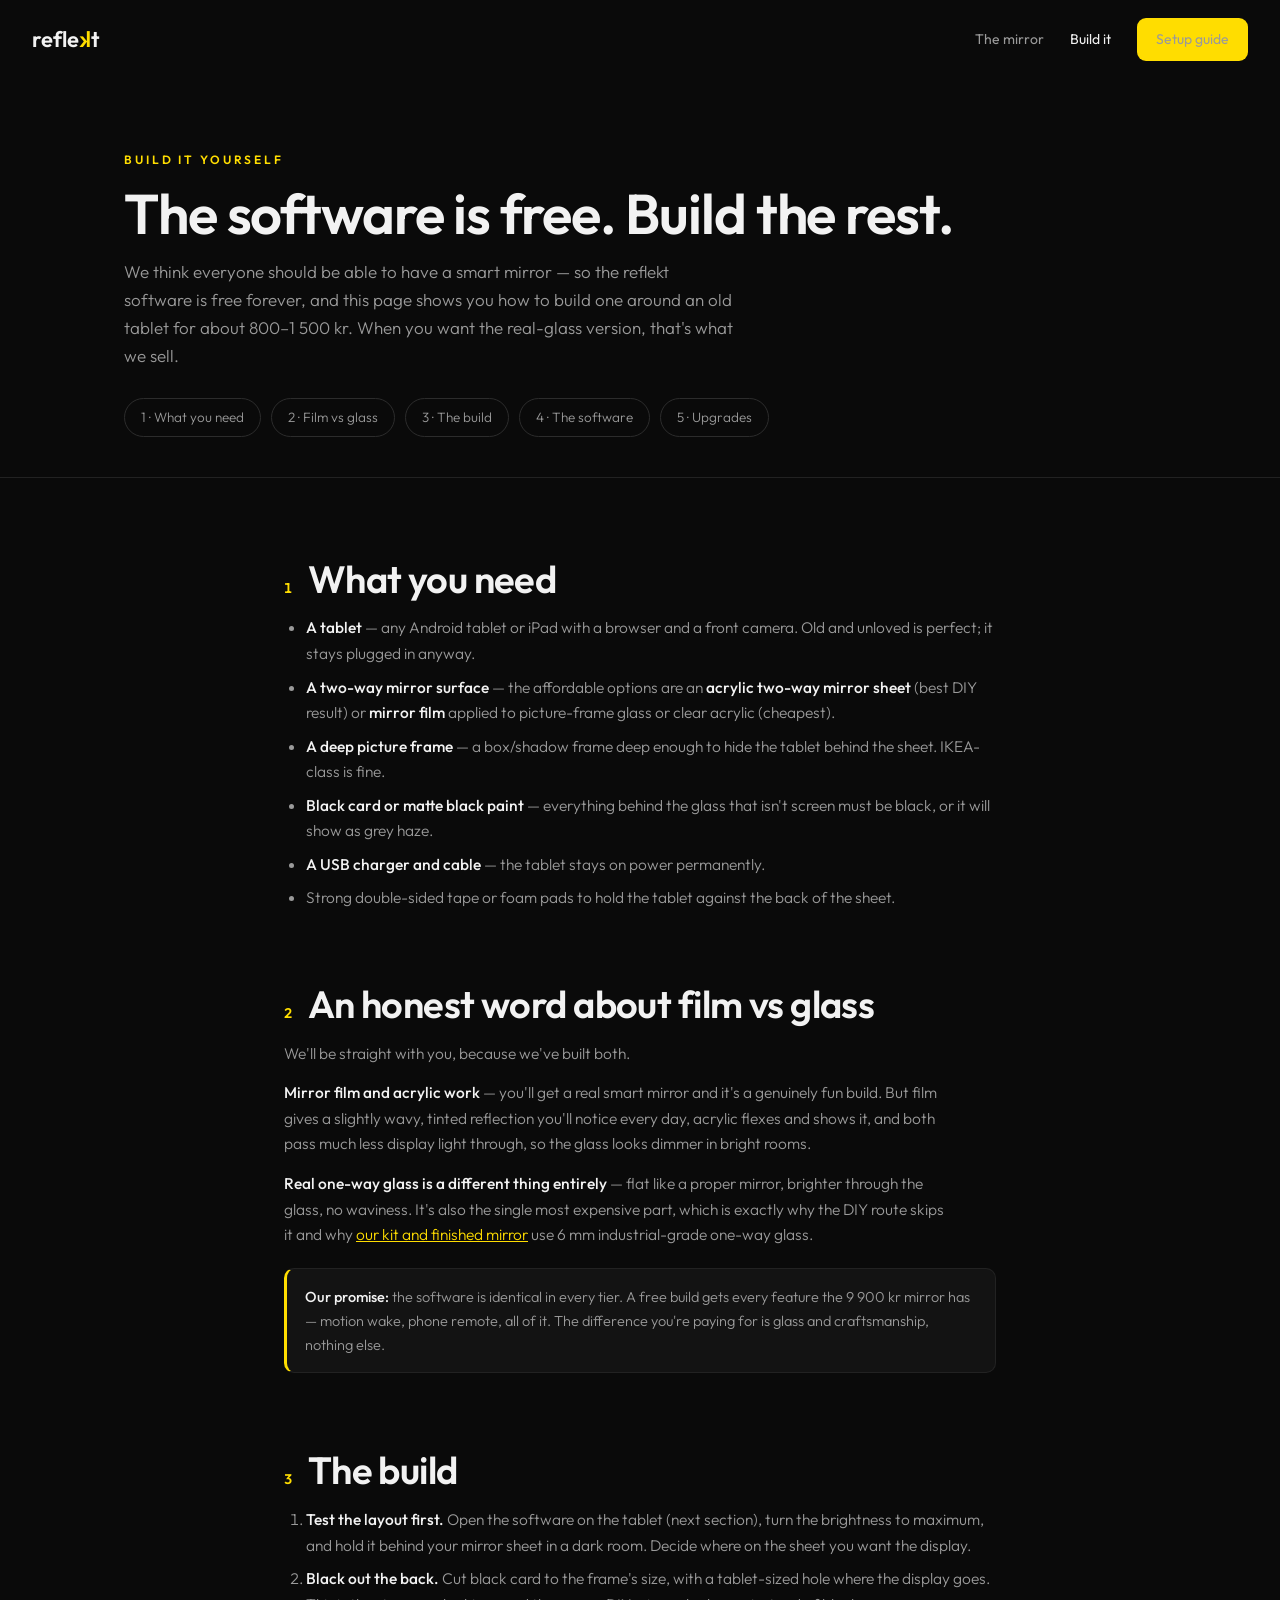
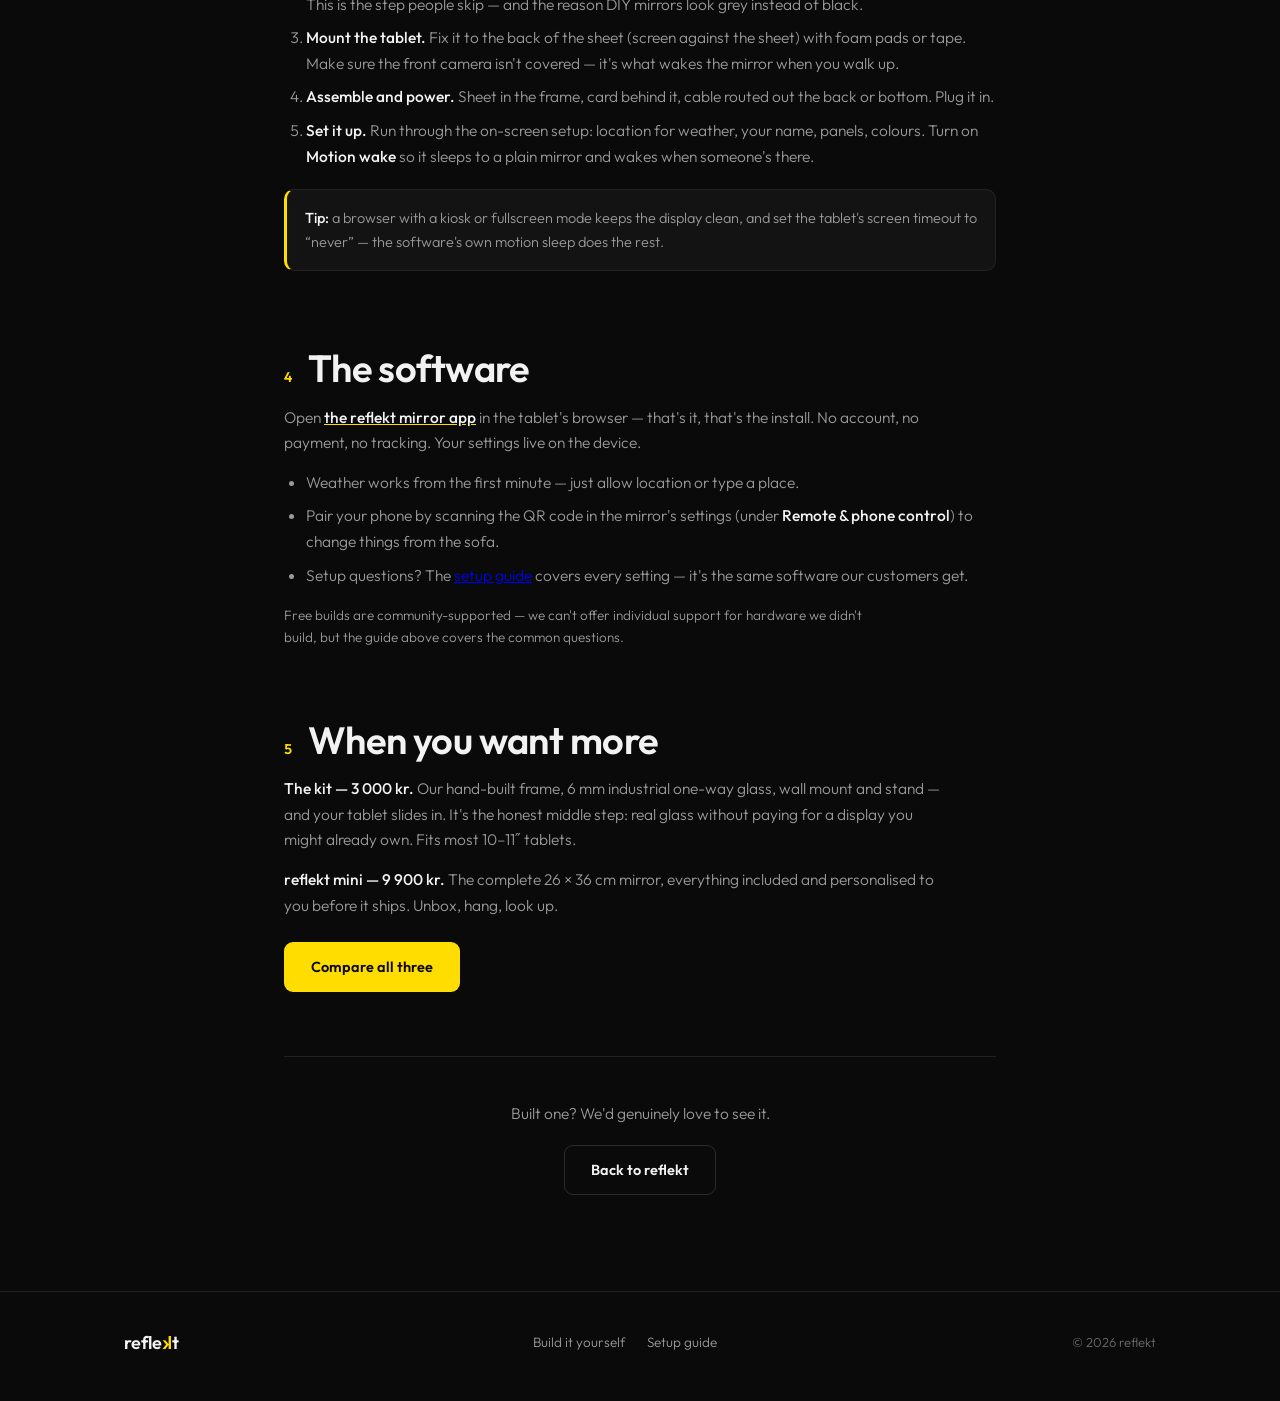
<file: site/build.html>
<!DOCTYPE html>
<html lang="en">
<head>
<meta charset="UTF-8">
<meta name="viewport" content="width=device-width, initial-scale=1.0">
<title>Build your own — reflekt</title>
<meta name="description" content="Build your own smart mirror for almost nothing: the reflekt software is free forever. Parts list, honest advice about mirror film vs real glass, and step-by-step instructions.">
<link rel="icon" href="data:image/svg+xml,%3Csvg xmlns='http://www.w3.org/2000/svg' viewBox='0 0 100 100'%3E%3Crect width='100' height='100' rx='22' fill='%230a0a0a'/%3E%3Cpath d='M34 30 L52 50 L34 70' fill='none' stroke='%23f2f2f2' stroke-width='9' stroke-linecap='round' stroke-linejoin='round'/%3E%3Cpath d='M66 30 L48 50 L66 70' fill='none' stroke='%23ffdd00' stroke-width='9' stroke-linecap='round' stroke-linejoin='round'/%3E%3C/svg%3E">
<link rel="preconnect" href="https://fonts.googleapis.com">
<link rel="preconnect" href="https://fonts.gstatic.com" crossorigin>
<link href="https://fonts.googleapis.com/css2?family=Outfit:wght@300;400;500;600;700&display=swap" rel="stylesheet">
<link rel="stylesheet" href="style.css?v=5">
</head>
<body>

<nav id="nav">
  <a class="logo" href="./">refle<span class="kk">k</span>t</a>
  <div class="nav-links">
    <a href="./#mirror" class="hide-sm">The mirror</a>
    <a href="build.html" class="active hide-sm">Build it</a>
    <a href="setup.html" class="btn btn-acc btn-sm">Setup guide</a>
  </div>
</nav>

<header class="page-head">
  <div class="wrap">
    <p class="eyebrow">Build it yourself</p>
    <h1>The software is free. Build the rest.</h1>
    <p class="sub">We think everyone should be able to have a smart mirror — so the reflekt software is free forever, and this page shows you how to build one around an old tablet for about 800&ndash;1&nbsp;500&nbsp;kr. When you want the real-glass version, that's what we sell.</p>
    <div class="toc">
      <a href="#parts">1 · What you need</a>
      <a href="#honest">2 · Film vs glass</a>
      <a href="#steps">3 · The build</a>
      <a href="#software">4 · The software</a>
      <a href="#kit">5 · Upgrades</a>
    </div>
  </div>
</header>

<main class="doc">

<section id="parts">
  <h2><span class="num">1</span>What you need</h2>
  <ul>
    <li><strong>A tablet</strong> — any Android tablet or iPad with a browser and a front camera. Old and unloved is perfect; it stays plugged in anyway.</li>
    <li><strong>A two-way mirror surface</strong> — the affordable options are an <strong>acrylic two-way mirror sheet</strong> (best DIY result) or <strong>mirror film</strong> applied to picture-frame glass or clear acrylic (cheapest).</li>
    <li><strong>A deep picture frame</strong> — a box/shadow frame deep enough to hide the tablet behind the sheet. IKEA-class is fine.</li>
    <li><strong>Black card or matte black paint</strong> — everything behind the glass that isn't screen must be black, or it will show as grey haze.</li>
    <li><strong>A USB charger and cable</strong> — the tablet stays on power permanently.</li>
    <li>Strong double-sided tape or foam pads to hold the tablet against the back of the sheet.</li>
  </ul>
</section>

<section id="honest">
  <h2><span class="num">2</span>An honest word about film vs glass</h2>
  <p>We'll be straight with you, because we've built both.</p>
  <p><strong>Mirror film and acrylic work</strong> — you'll get a real smart mirror and it's a genuinely fun build. But film gives a slightly wavy, tinted reflection you'll notice every day, acrylic flexes and shows it, and both pass much less display light through, so the glass looks dimmer in bright rooms.</p>
  <p><strong>Real one-way glass is a different thing entirely</strong> — flat like a proper mirror, brighter through the glass, no waviness. It's also the single most expensive part, which is exactly why the DIY route skips it and why <a href="./#own" style="color:var(--acc)">our kit and finished mirror</a> use 6&nbsp;mm industrial-grade one-way glass.</p>
  <div class="callout"><strong>Our promise:</strong> the software is identical in every tier. A free build gets every feature the 9&nbsp;900&nbsp;kr mirror has — motion wake, phone remote, all of it. The difference you're paying for is glass and craftsmanship, nothing else.</div>
</section>

<section id="steps">
  <h2><span class="num">3</span>The build</h2>
  <ol>
    <li><strong>Test the layout first.</strong> Open the software on the tablet (next section), turn the brightness to maximum, and hold it behind your mirror sheet in a dark room. Decide where on the sheet you want the display.</li>
    <li><strong>Black out the back.</strong> Cut black card to the frame's size, with a tablet-sized hole where the display goes. This is the step people skip — and the reason DIY mirrors look grey instead of black.</li>
    <li><strong>Mount the tablet.</strong> Fix it to the back of the sheet (screen against the sheet) with foam pads or tape. Make sure the front camera isn't covered — it's what wakes the mirror when you walk up.</li>
    <li><strong>Assemble and power.</strong> Sheet in the frame, card behind it, cable routed out the back or bottom. Plug it in.</li>
    <li><strong>Set it up.</strong> Run through the on-screen setup: location for weather, your name, panels, colours. Turn on <strong>Motion wake</strong> so it sleeps to a plain mirror and wakes when someone's there.</li>
  </ol>
  <div class="callout"><strong>Tip:</strong> a browser with a kiosk or fullscreen mode keeps the display clean, and set the tablet's screen timeout to &ldquo;never&rdquo; — the software's own motion sleep does the rest.</div>
</section>

<section id="software">
  <h2><span class="num">4</span>The software</h2>
  <p>Open <a href="../" style="color:var(--acc)"><strong>the reflekt mirror app</strong></a> in the tablet's browser — that's it, that's the install. No account, no payment, no tracking. Your settings live on the device.</p>
  <ul>
    <li>Weather works from the first minute — just allow location or type a place.</li>
    <li>Pair your phone by scanning the QR code in the mirror's settings (under <strong>Remote &amp; phone control</strong>) to change things from the sofa.</li>
    <li>Setup questions? The <a href="setup.html">setup guide</a> covers every setting — it's the same software our customers get.</li>
  </ul>
  <p class="sub" style="font-size:13.5px">Free builds are community-supported — we can't offer individual support for hardware we didn't build, but the guide above covers the common questions.</p>
</section>

<section id="kit">
  <h2><span class="num">5</span>When you want more</h2>
  <p><strong>The kit — 3&nbsp;000&nbsp;kr.</strong> Our hand-built frame, 6&nbsp;mm industrial one-way glass, wall mount and stand — and your tablet slides in. It's the honest middle step: real glass without paying for a display you might already own. Fits most 10&ndash;11&#8243; tablets.</p>
  <p><strong>reflekt mini — 9&nbsp;900&nbsp;kr.</strong> The complete 26&nbsp;&times;&nbsp;36&nbsp;cm mirror, everything included and personalised to you before it ships. Unbox, hang, look up.</p>
  <p><a class="btn btn-acc" href="./#own" style="margin-top:10px">Compare all three</a></p>
</section>

<div class="next">
  <p class="sub" style="margin:0 auto 18px">Built one? We'd genuinely love to see it.</p>
  <a class="btn btn-ghost" href="./">Back to reflekt</a>
</div>

</main>

<footer>
  <div class="wrap">
    <a class="logo" href="./">refle<span class="kk">k</span>t</a>
    <div class="foot-links">
      <a href="build.html">Build it yourself</a>
      <a href="setup.html">Setup guide</a>
    </div>
    <p>&copy; <span id="yr">2026</span> reflekt</p>
  </div>
</footer>

<script>
(function(){
  var nav = document.getElementById('nav');
  function onScroll(){ nav.classList.toggle('scrolled', window.scrollY > 24); }
  window.addEventListener('scroll', onScroll, {passive:true});
  onScroll();
  document.getElementById('yr').textContent = new Date().getFullYear();
})();
</script>
</body>
</html>
</file>
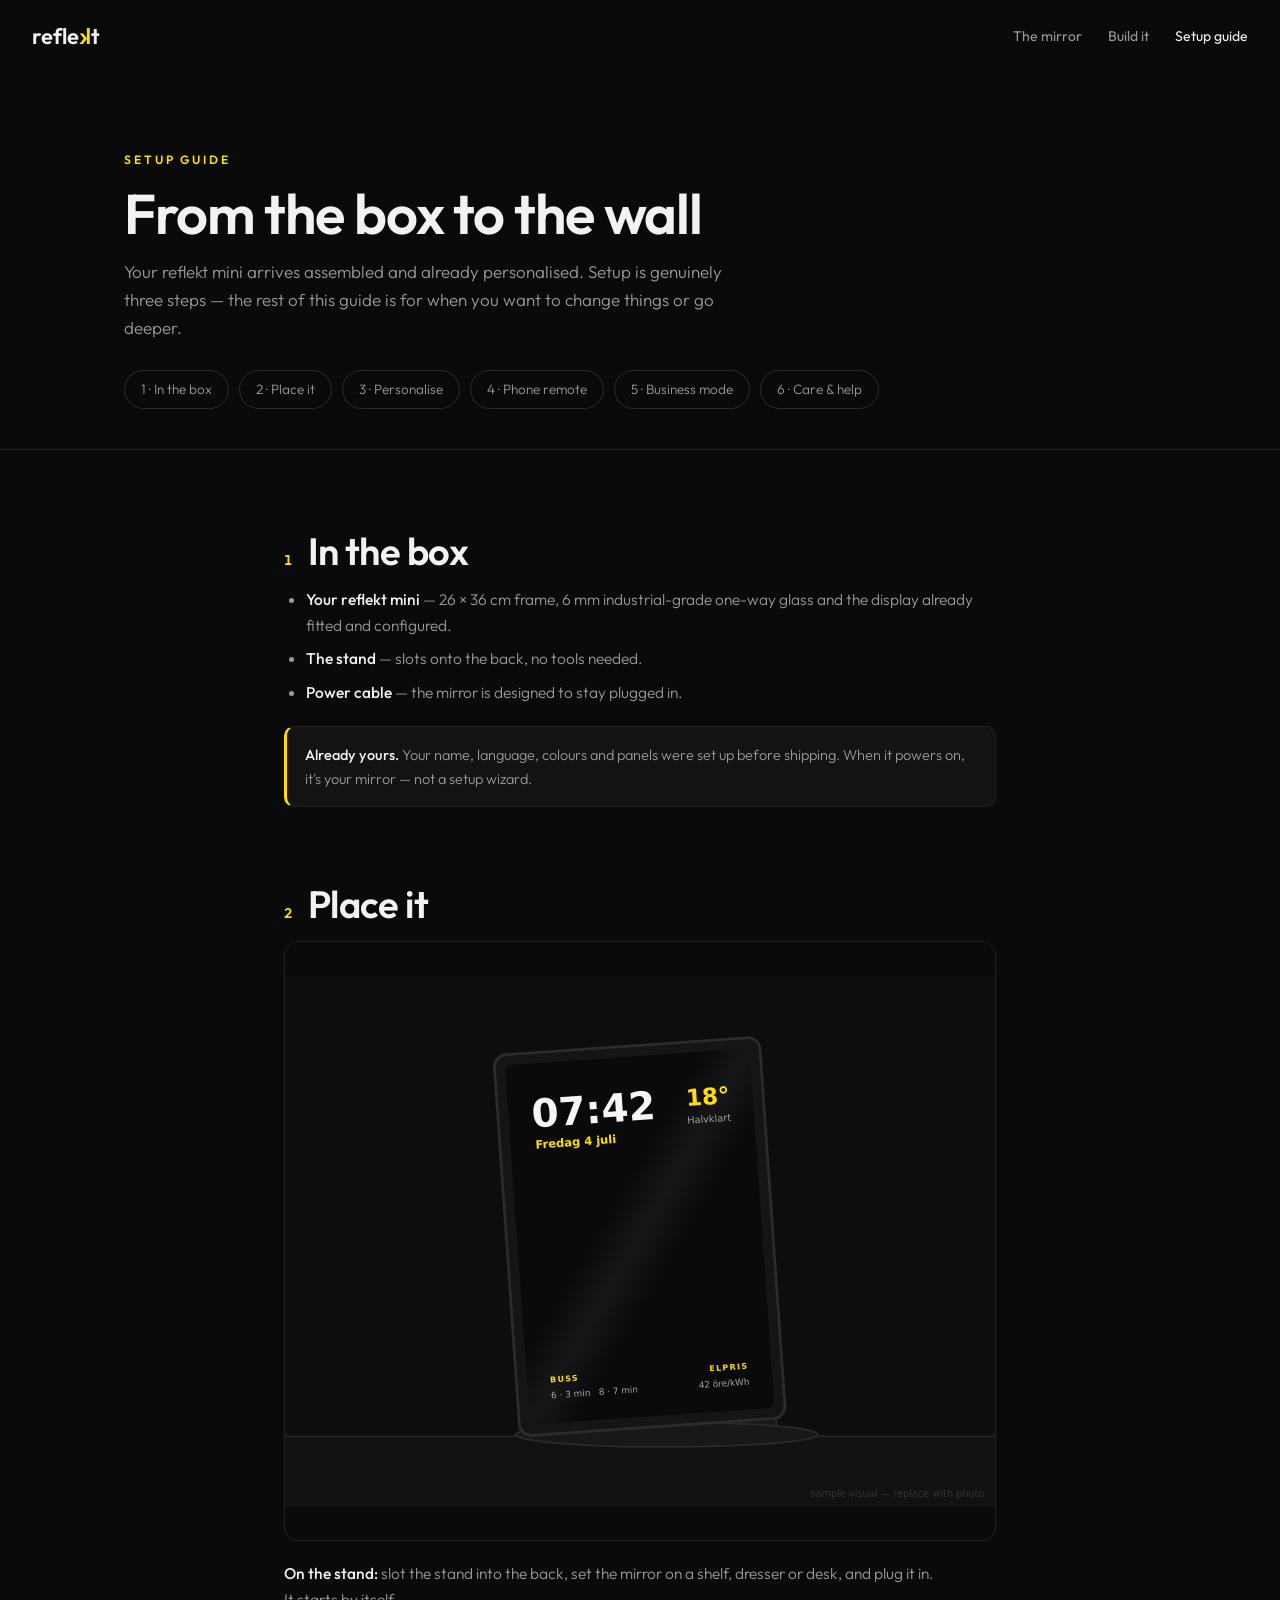
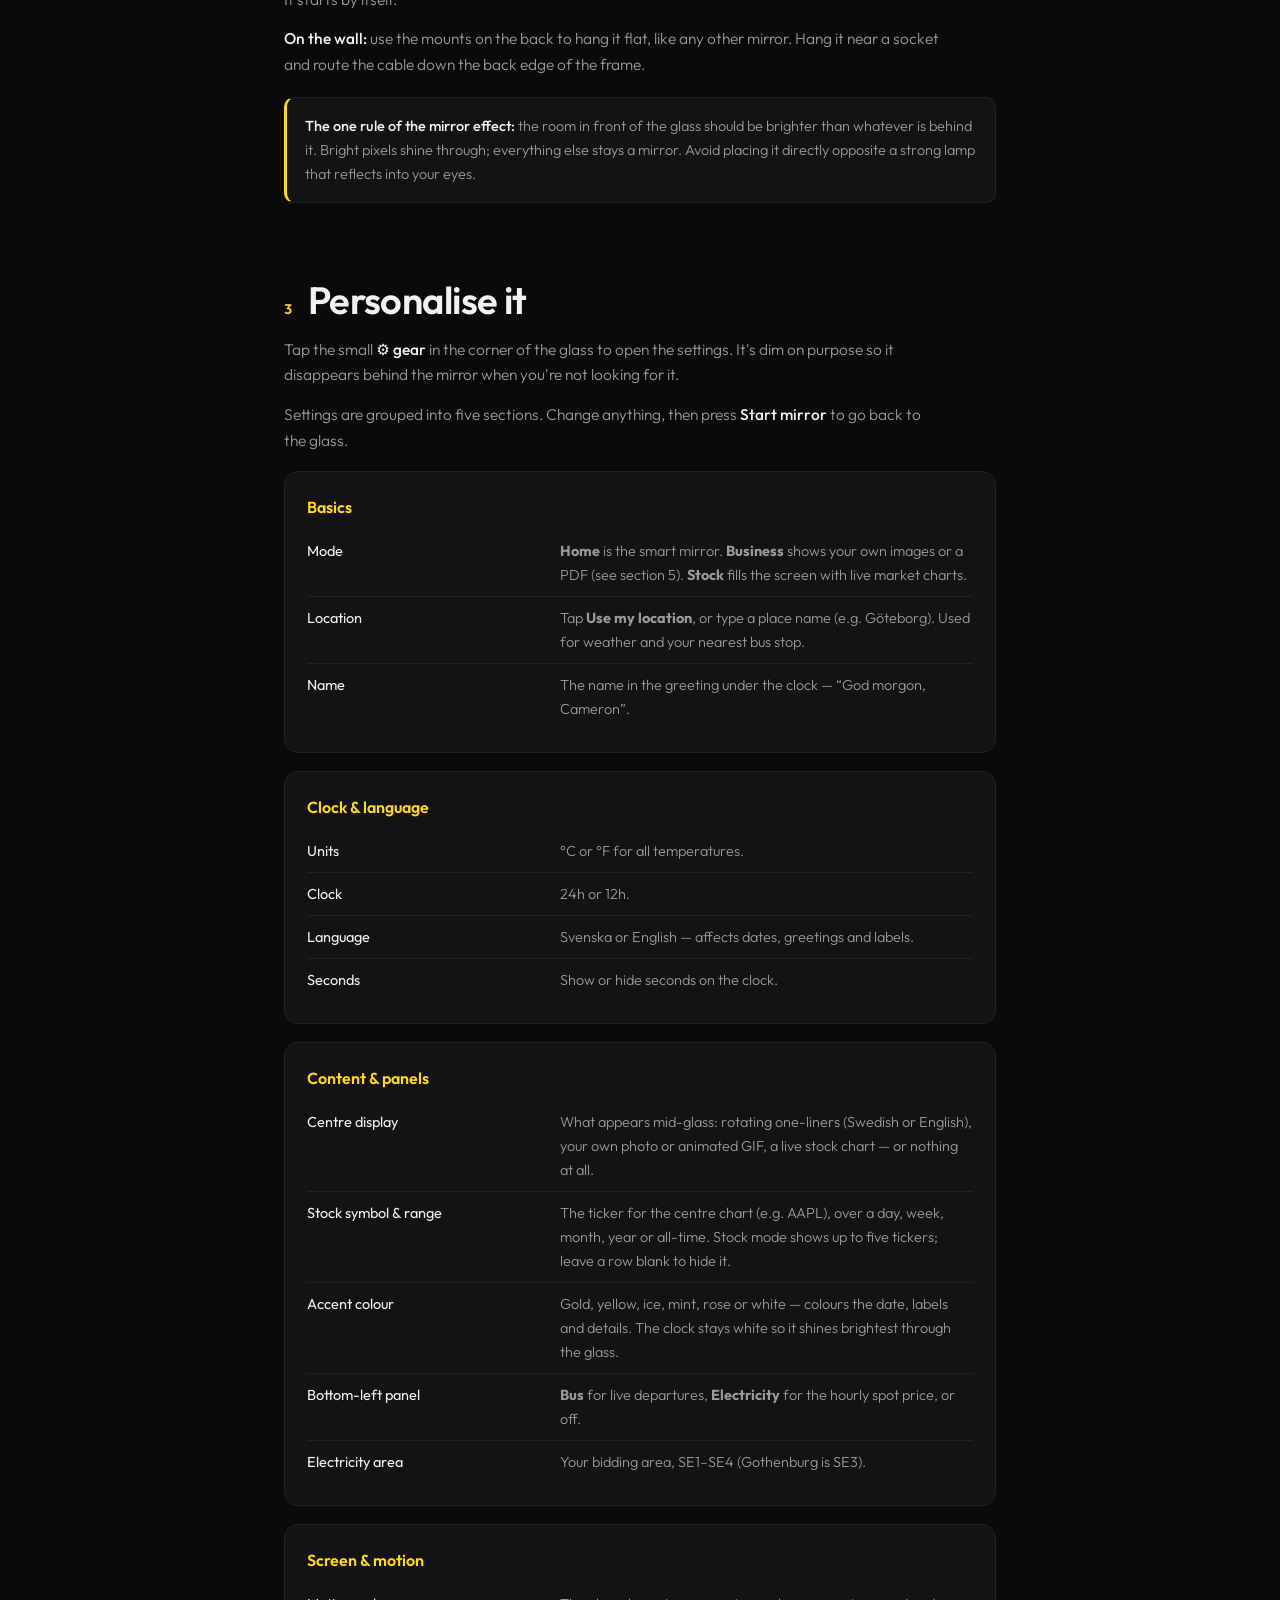
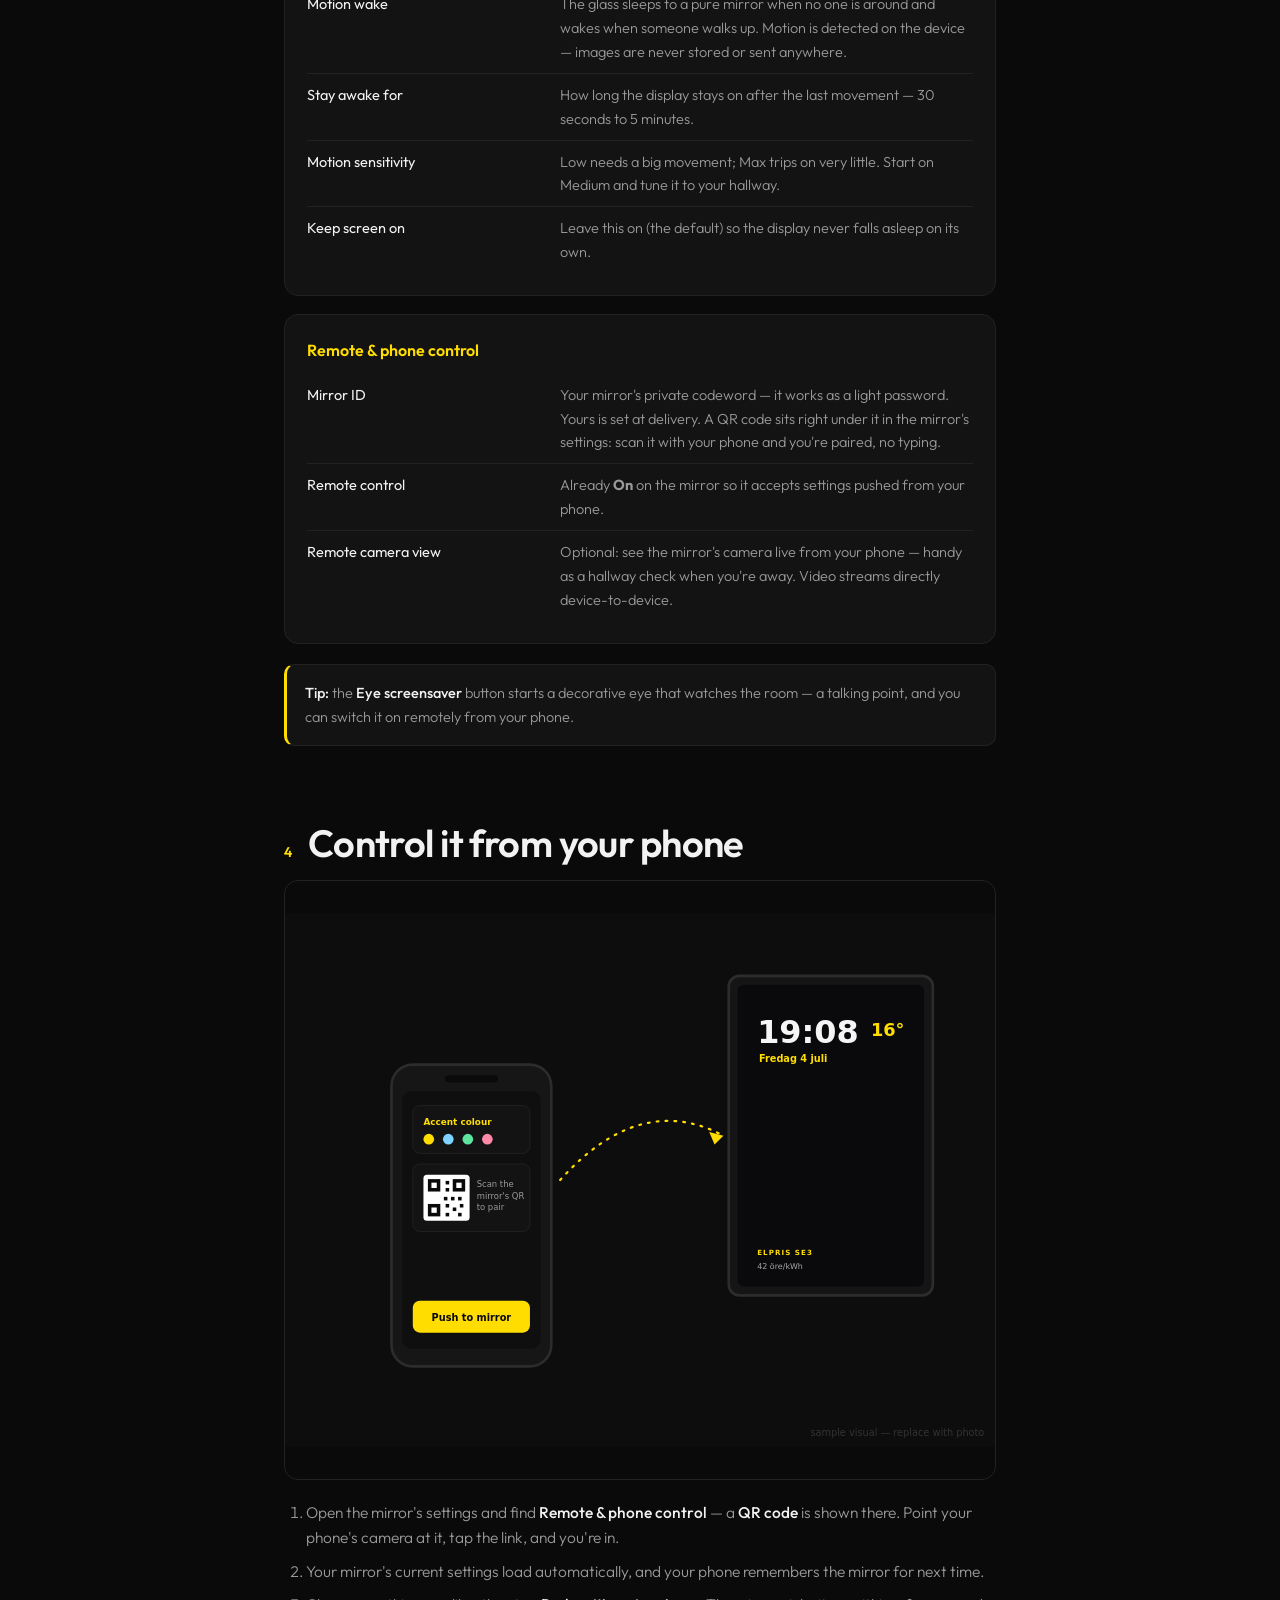
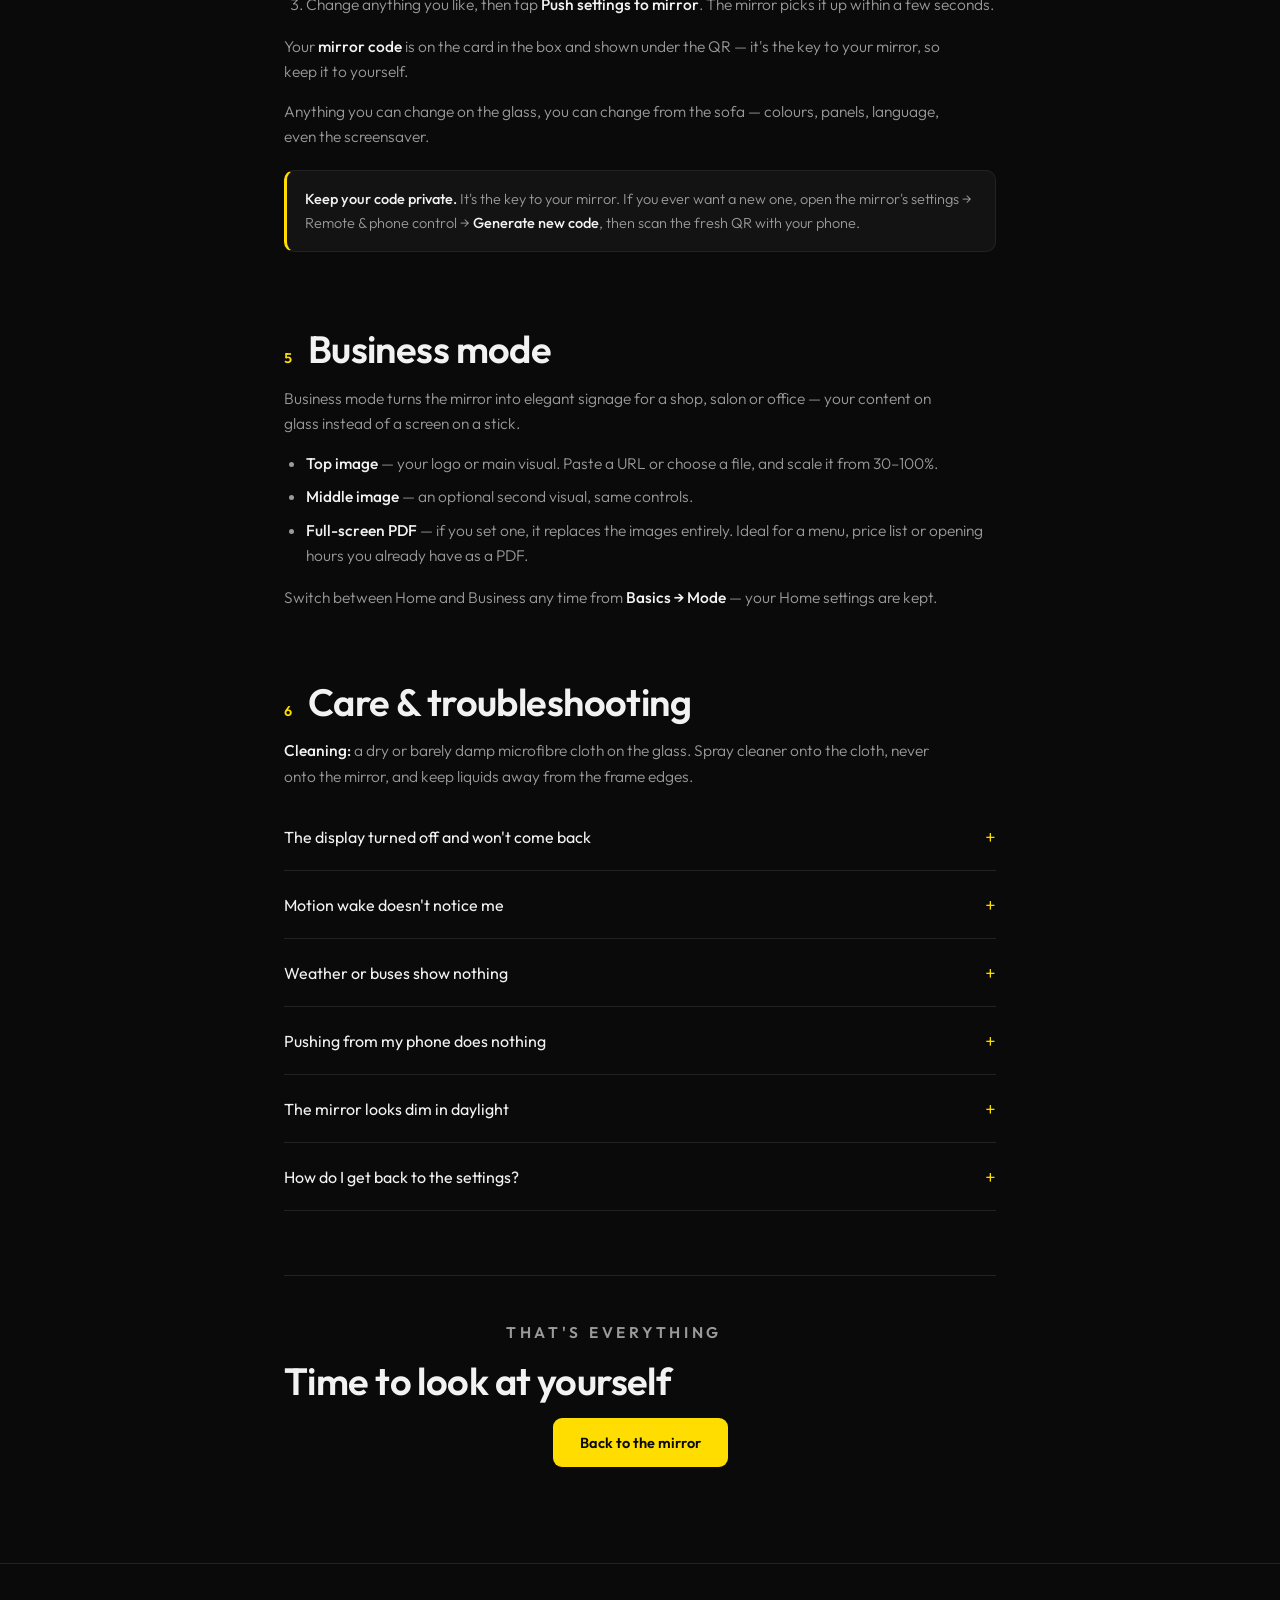
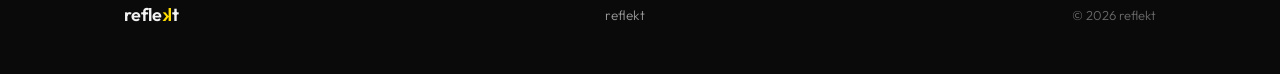
<file: site/setup.html>
<!DOCTYPE html>
<html lang="en">
<head>
<meta charset="UTF-8">
<meta name="viewport" content="width=device-width, initial-scale=1.0">
<title>Setup guide — reflekt</title>
<meta name="description" content="Setting up your reflekt smart mirror: unboxing, placing or hanging it, personalising every setting, phone remote control, business mode and care.">
<link rel="icon" href="data:image/svg+xml,%3Csvg xmlns='http://www.w3.org/2000/svg' viewBox='0 0 100 100'%3E%3Crect width='100' height='100' rx='22' fill='%230a0a0a'/%3E%3Cpath d='M34 30 L52 50 L34 70' fill='none' stroke='%23f2f2f2' stroke-width='9' stroke-linecap='round' stroke-linejoin='round'/%3E%3Cpath d='M66 30 L48 50 L66 70' fill='none' stroke='%23ffdd00' stroke-width='9' stroke-linecap='round' stroke-linejoin='round'/%3E%3C/svg%3E">
<link rel="preconnect" href="https://fonts.googleapis.com">
<link rel="preconnect" href="https://fonts.gstatic.com" crossorigin>
<link href="https://fonts.googleapis.com/css2?family=Outfit:wght@300;400;500;600;700&display=swap" rel="stylesheet">
<link rel="stylesheet" href="style.css?v=5">
</head>
<body>

<nav id="nav">
  <a class="logo" href="./">refle<span class="kk">k</span>t</a>
  <div class="nav-links">
    <a href="./#mirror" class="hide-sm">The mirror</a>
    <a href="build.html" class="hide-sm">Build it</a>
    <a href="setup.html" class="active">Setup guide</a>
  </div>
</nav>

<header class="page-head">
  <div class="wrap">
    <p class="eyebrow">Setup guide</p>
    <h1>From the box to the wall</h1>
    <p class="sub">Your reflekt mini arrives assembled and already personalised. Setup is genuinely three steps — the rest of this guide is for when you want to change things or go deeper.</p>
    <div class="toc">
      <a href="#box">1 · In the box</a>
      <a href="#place">2 · Place it</a>
      <a href="#personalise">3 · Personalise</a>
      <a href="#remote">4 · Phone remote</a>
      <a href="#business">5 · Business mode</a>
      <a href="#care">6 · Care &amp; help</a>
    </div>
  </div>
</header>

<main class="doc">

<section id="box">
  <h2><span class="num">1</span>In the box</h2>
  <ul>
    <li><strong>Your reflekt mini</strong> — 26&nbsp;&times;&nbsp;36&nbsp;cm frame, 6&nbsp;mm industrial-grade one-way glass and the display already fitted and configured.</li>
    <li><strong>The stand</strong> — slots onto the back, no tools needed.</li>
    <li><strong>Power cable</strong> — the mirror is designed to stay plugged in.</li>
  </ul>
  <div class="callout"><strong>Already yours.</strong> Your name, language, colours and panels were set up before shipping. When it powers on, it's your mirror — not a setup wizard.</div>
</section>

<section id="place">
  <h2><span class="num">2</span>Place it</h2>
  <img src="img/stand.svg" alt="reflekt mirror standing on its stand" width="800" height="600">
  <p><strong>On the stand:</strong> slot the stand into the back, set the mirror on a shelf, dresser or desk, and plug it in. It starts by itself.</p>
  <p><strong>On the wall:</strong> use the mounts on the back to hang it flat, like any other mirror. Hang it near a socket and route the cable down the back edge of the frame.</p>
  <div class="callout"><strong>The one rule of the mirror effect:</strong> the room in front of the glass should be brighter than whatever is behind it. Bright pixels shine through; everything else stays a mirror. Avoid placing it directly opposite a strong lamp that reflects into your eyes.</div>
</section>

<section id="personalise">
  <h2><span class="num">3</span>Personalise it</h2>
  <p>Tap the small <strong>&#9881; gear</strong> in the corner of the glass to open the settings. It's dim on purpose so it disappears behind the mirror when you're not looking for it.</p>
  <p>Settings are grouped into five sections. Change anything, then press <strong>Start mirror</strong> to go back to the glass.</p>

  <div class="settings-group">
    <h3>Basics</h3>
    <table>
      <tr><td>Mode</td><td><strong>Home</strong> is the smart mirror. <strong>Business</strong> shows your own images or a PDF (see section 5). <strong>Stock</strong> fills the screen with live market charts.</td></tr>
      <tr><td>Location</td><td>Tap <strong>Use my location</strong>, or type a place name (e.g. G&ouml;teborg). Used for weather and your nearest bus stop.</td></tr>
      <tr><td>Name</td><td>The name in the greeting under the clock — &ldquo;God morgon, Cameron&rdquo;.</td></tr>
    </table>
  </div>

  <div class="settings-group">
    <h3>Clock &amp; language</h3>
    <table>
      <tr><td>Units</td><td>&deg;C or &deg;F for all temperatures.</td></tr>
      <tr><td>Clock</td><td>24h or 12h.</td></tr>
      <tr><td>Language</td><td>Svenska or English — affects dates, greetings and labels.</td></tr>
      <tr><td>Seconds</td><td>Show or hide seconds on the clock.</td></tr>
    </table>
  </div>

  <div class="settings-group">
    <h3>Content &amp; panels</h3>
    <table>
      <tr><td>Centre display</td><td>What appears mid-glass: rotating one-liners (Swedish or English), your own photo or animated GIF, a live stock chart — or nothing at all.</td></tr>
      <tr><td>Stock symbol &amp; range</td><td>The ticker for the centre chart (e.g. AAPL), over a day, week, month, year or all-time. Stock mode shows up to five tickers; leave a row blank to hide it.</td></tr>
      <tr><td>Accent colour</td><td>Gold, yellow, ice, mint, rose or white — colours the date, labels and details. The clock stays white so it shines brightest through the glass.</td></tr>
      <tr><td>Bottom-left panel</td><td><strong>Bus</strong> for live departures, <strong>Electricity</strong> for the hourly spot price, or off.</td></tr>
      <tr><td>Electricity area</td><td>Your bidding area, SE1&ndash;SE4 (Gothenburg is SE3).</td></tr>
    </table>
  </div>

  <div class="settings-group">
    <h3>Screen &amp; motion</h3>
    <table>
      <tr><td>Motion wake</td><td>The glass sleeps to a pure mirror when no one is around and wakes when someone walks up. Motion is detected on the device — images are never stored or sent anywhere.</td></tr>
      <tr><td>Stay awake for</td><td>How long the display stays on after the last movement — 30 seconds to 5 minutes.</td></tr>
      <tr><td>Motion sensitivity</td><td>Low needs a big movement; Max trips on very little. Start on Medium and tune it to your hallway.</td></tr>
      <tr><td>Keep screen on</td><td>Leave this on (the default) so the display never falls asleep on its own.</td></tr>
    </table>
  </div>

  <div class="settings-group">
    <h3>Remote &amp; phone control</h3>
    <table>
      <tr><td>Mirror ID</td><td>Your mirror's private codeword — it works as a light password. Yours is set at delivery. A QR code sits right under it in the mirror's settings: scan it with your phone and you're paired, no typing.</td></tr>
      <tr><td>Remote control</td><td>Already <strong>On</strong> on the mirror so it accepts settings pushed from your phone.</td></tr>
      <tr><td>Remote camera view</td><td>Optional: see the mirror's camera live from your phone — handy as a hallway check when you're away. Video streams directly device-to-device.</td></tr>
    </table>
  </div>

  <div class="callout"><strong>Tip:</strong> the <strong>Eye screensaver</strong> button starts a decorative eye that watches the room — a talking point, and you can switch it on remotely from your phone.</div>
</section>

<section id="remote">
  <h2><span class="num">4</span>Control it from your phone</h2>
  <img src="img/remote.svg" alt="a phone pushing settings to the reflekt mirror" width="800" height="600">
  <ol>
    <li>Open the mirror's settings and find <strong>Remote &amp; phone control</strong> — a <strong>QR code</strong> is shown there. Point your phone's camera at it, tap the link, and you're in.</li>
    <li>Your mirror's current settings load automatically, and your phone remembers the mirror for next time.</li>
    <li>Change anything you like, then tap <strong>Push settings to mirror</strong>. The mirror picks it up within a few seconds.</li>
  </ol>
  <p>Your <strong>mirror code</strong> is on the card in the box and shown under the QR — it's the key to your mirror, so keep it to yourself.</p>
  <p>Anything you can change on the glass, you can change from the sofa — colours, panels, language, even the screensaver.</p>
  <div class="callout"><strong>Keep your code private.</strong> It's the key to your mirror. If you ever want a new one, open the mirror's settings &rarr; Remote &amp; phone control &rarr; <strong>Generate new code</strong>, then scan the fresh QR with your phone.</div>
</section>

<section id="business">
  <h2><span class="num">5</span>Business mode</h2>
  <p>Business mode turns the mirror into elegant signage for a shop, salon or office — your content on glass instead of a screen on a stick.</p>
  <ul>
    <li><strong>Top image</strong> — your logo or main visual. Paste a URL or choose a file, and scale it from 30&ndash;100%.</li>
    <li><strong>Middle image</strong> — an optional second visual, same controls.</li>
    <li><strong>Full-screen PDF</strong> — if you set one, it replaces the images entirely. Ideal for a menu, price list or opening hours you already have as a PDF.</li>
  </ul>
  <p>Switch between Home and Business any time from <strong>Basics &rarr; Mode</strong> — your Home settings are kept.</p>
</section>

<section id="care" class="faq">
  <h2><span class="num">6</span>Care &amp; troubleshooting</h2>
  <p><strong>Cleaning:</strong> a dry or barely damp microfibre cloth on the glass. Spray cleaner onto the cloth, never onto the mirror, and keep liquids away from the frame edges.</p>
  <details>
    <summary>The display turned off and won't come back</summary>
    <p>Check the power cable first — the mirror is designed to stay plugged in. Then wave at the glass: if motion wake is on, it wakes within a second. If nothing helps, unplug it for ten seconds and plug it back in; it starts by itself.</p>
  </details>
  <details>
    <summary>Motion wake doesn't notice me</summary>
    <p>Raise the sensitivity a step under <strong>Screen &amp; motion</strong>. Make sure nothing covers the small camera opening at the top of the glass, and that the room isn't pitch dark — the sensor needs some light to see movement.</p>
  </details>
  <details>
    <summary>Weather or buses show nothing</summary>
    <p>Both need a location: open settings and tap <strong>Use my location</strong>, or type your town under Basics. Departures show your nearest stop automatically.</p>
  </details>
  <details>
    <summary>Pushing from my phone does nothing</summary>
    <p>Check the <strong>Mirror ID</strong> is exactly the same on the phone and the mirror, and that the mirror has <strong>Remote control: On</strong> (it's on from delivery). Push again and give it a few seconds — the mirror checks for changes continuously.</p>
  </details>
  <details>
    <summary>The mirror looks dim in daylight</summary>
    <p>One-way glass favours the brighter side. In a very bright room, move the mirror out of direct sunlight or turn up the display brightness in settings. At night it will always look its best.</p>
  </details>
  <details>
    <summary>How do I get back to the settings?</summary>
    <p>Tap the small <strong>&#9881; gear</strong> in the corner of the glass. It's deliberately dim so it vanishes into the mirror when you're not looking for it.</p>
  </details>
</section>

<div class="next">
  <p class="eyebrow">That's everything</p>
  <h2>Time to look at yourself</h2>
  <a class="btn btn-acc" href="./">Back to the mirror</a>
</div>

</main>

<footer>
  <div class="wrap">
    <a class="logo" href="./">refle<span class="kk">k</span>t</a>
    <div class="foot-links">
      <a href="./">reflekt</a>
    </div>
    <p>&copy; <span id="yr">2026</span> reflekt</p>
  </div>
</footer>

<script>
(function(){
  var nav = document.getElementById('nav');
  function onScroll(){ nav.classList.toggle('scrolled', window.scrollY > 24); }
  window.addEventListener('scroll', onScroll, {passive:true});
  onScroll();
  document.getElementById('yr').textContent = new Date().getFullYear();
})();
</script>
</body>
</html>
</file>
<file: site/style.css>
/* reflekt product site — black + #ffdd00, matching the mirror's own settings UI */
:root{
  --bg:#0a0a0a;
  --glass:#0f0f0f;
  --panel:#131313;
  --line:#222222;
  --line2:#2c2c2c;
  --ink:#f2f2f2;
  --muted:#9a9a9a;
  --faint:#6a6a6a;
  --acc:#ffdd00;
  --acc-dim:rgba(255,221,0,.10);
  --radius:14px;
  --maxw:1080px;
}
*,*::before,*::after{margin:0;padding:0;box-sizing:border-box}
html{scroll-behavior:smooth}
@media (prefers-reduced-motion: reduce){
  html{scroll-behavior:auto}
  *,*::before,*::after{animation:none !important;transition:none !important}
}
body{
  background:var(--bg);color:var(--ink);
  font-family:'Outfit',system-ui,sans-serif;
  font-weight:300;line-height:1.65;
  -webkit-font-smoothing:antialiased;
}
::selection{background:var(--acc);color:#0a0a0a}
a:focus-visible,button:focus-visible{outline:2px solid var(--acc);outline-offset:3px;border-radius:4px}
img{max-width:100%;display:block}

/* ---- logo ---- */
.logo{
  font-weight:600;font-size:22px;letter-spacing:-.01em;color:var(--ink);
  text-decoration:none;display:inline-block;
}
.logo .kk{display:inline-block;transform:scaleX(-1);color:var(--acc)}

/* ---- nav ---- */
nav{
  position:fixed;top:0;left:0;right:0;z-index:50;
  display:flex;align-items:center;justify-content:space-between;
  padding:18px 32px;transition:background .25s,border-color .25s;
  border-bottom:1px solid transparent;
}
nav.scrolled{background:rgba(10,10,10,.92);backdrop-filter:blur(14px);border-bottom-color:var(--line)}
.nav-links{display:flex;gap:26px;align-items:center}
.nav-links a{font-size:14px;font-weight:400;color:var(--muted);text-decoration:none;transition:color .15s}
.nav-links a:hover{color:var(--ink)}
.nav-links a.active{color:var(--ink)}
.nav-links a:not(.btn){position:relative}
.nav-links a:not(.btn)::after{
  content:"";position:absolute;left:0;bottom:-5px;height:1.5px;width:100%;
  background:var(--acc);transform:scaleX(0);transform-origin:left;transition:transform .28s ease;
}
.nav-links a:not(.btn):hover::after{transform:scaleX(1)}
.btn{
  display:inline-block;padding:12px 26px;border-radius:9px;
  font-size:14.5px;font-weight:600;text-decoration:none;
  transition:transform .15s,background .15s,border-color .15s;
  border:1px solid transparent;cursor:pointer;font-family:inherit;
}
.btn:hover{transform:translateY(-1px)}
.btn-acc{background:var(--acc);color:#0a0a0a}
.btn-acc:hover{background:#ffe84d}
.btn-ghost{border-color:var(--line2);color:var(--ink);background:transparent}
.btn-ghost:hover{border-color:var(--acc);color:var(--acc)}
.btn-sm{padding:9px 18px;font-size:13.5px}

/* ---- layout ---- */
.wrap{max-width:var(--maxw);margin:0 auto;padding:0 24px}
section{padding:88px 0}
.eyebrow{
  font-size:12px;font-weight:600;letter-spacing:.24em;text-transform:uppercase;
  color:var(--acc);margin-bottom:14px;
}
h1{font-weight:600;font-size:clamp(34px,5.5vw,56px);line-height:1.08;letter-spacing:-.02em;text-wrap:balance}
h2{font-weight:600;font-size:clamp(26px,3.6vw,38px);line-height:1.15;letter-spacing:-.015em;margin-bottom:14px;text-wrap:balance}
h1,h2{transition:text-shadow .35s ease}
h1:hover,h2:hover{text-shadow:0 0 26px rgba(255,221,0,.28)}
.eyebrow{transition:letter-spacing .4s ease}
.eyebrow:hover{letter-spacing:.34em}
h3{font-weight:600;font-size:18px;margin-bottom:6px}
.sub{color:var(--muted);font-size:17px;max-width:56ch}

/* ---- hero (split with image) ---- */
.hero{
  padding:140px 0 72px;position:relative;overflow:hidden;
}
.hero::before{
  content:"";position:absolute;inset:0;pointer-events:none;
  background:radial-gradient(ellipse 55% 50% at 78% 30%,rgba(255,221,0,.05),transparent 70%);
}
.hero .wrap{
  display:grid;grid-template-columns:1.15fr .85fr;gap:56px;align-items:center;
  position:relative;
}
@media (max-width:820px){.hero .wrap{grid-template-columns:1fr;gap:40px}}
.hero h1{margin:8px 0 18px}
.hero .sub{margin-bottom:34px}
.hero-actions{display:flex;gap:14px;flex-wrap:wrap}
.hero-note{margin-top:18px;font-size:13.5px;color:var(--faint)}
.hero-img img{
  border-radius:var(--radius);border:1px solid var(--line);
  box-shadow:0 40px 90px rgba(0,0,0,.6);
}

/* ---- points row ---- */
.points{border-top:1px solid var(--line);border-bottom:1px solid var(--line);background:var(--glass)}
.points .wrap{
  display:grid;grid-template-columns:repeat(auto-fit,minmax(190px,1fr));
  gap:0;padding-top:0;padding-bottom:0;
}
.point{padding:34px 24px;border-left:1px solid var(--line)}
.point:first-child{border-left:none}
@media (max-width:820px){
  .points .wrap{grid-template-columns:1fr 1fr}
  .point{border-left:none;border-top:1px solid var(--line)}
  .point:nth-child(-n+2){border-top:none}
}
.point h3{font-size:15.5px;color:var(--acc)}
.point p{font-size:13.5px;color:var(--muted)}

/* ---- image hover: lift + soft yellow glow ---- */
.gallery img,.split-img img,.hero-img img,.doc img{
  transition:transform .35s ease,border-color .35s ease,box-shadow .35s ease;
}
.gallery img:hover,.split-img img:hover,.hero-img img:hover,.doc img:hover{
  transform:translateY(-5px) scale(1.012);
  border-color:rgba(255,221,0,.55);
  box-shadow:0 18px 50px rgba(0,0,0,.55),0 0 0 1px rgba(255,221,0,.22),0 12px 44px rgba(255,221,0,.07);
}

/* ---- gallery ---- */
.gallery{display:grid;grid-template-columns:repeat(auto-fit,minmax(260px,1fr));gap:16px;margin-top:44px}
.gallery figure{margin:0}
.gallery img{border-radius:var(--radius);border:1px solid var(--line);width:100%}
.gallery figcaption{font-size:13.5px;color:var(--muted);padding:12px 4px 0}
.gallery figcaption strong{color:var(--ink);font-weight:500}

/* ---- feature grid ---- */
.grid{display:grid;grid-template-columns:repeat(auto-fill,minmax(250px,1fr));gap:16px;margin-top:44px}
.card{
  background:var(--panel);border:1px solid var(--line);border-radius:var(--radius);
  padding:24px 22px;
  transition:transform .25s ease,border-color .25s ease;
}
.card:hover{transform:translateY(-4px);border-color:rgba(255,221,0,.4)}
.card .ic{
  width:38px;height:38px;border-radius:10px;background:var(--acc-dim);
  display:flex;align-items:center;justify-content:center;margin-bottom:16px;
  transition:background .25s ease;
}
.card .ic svg{width:20px;height:20px;stroke:var(--acc);fill:none;stroke-width:1.8;stroke-linecap:round;stroke-linejoin:round;transition:stroke .25s ease}
.card:hover .ic{background:var(--acc)}
.card:hover .ic svg{stroke:#0a0a0a}
.card p{font-size:14.5px;color:var(--muted)}

/* ---- live demo: a real mirror on the page, controlled from the visitor's phone ---- */
.demo{border-top:1px solid var(--line);border-bottom:1px solid var(--line);background:var(--glass)}
.try-head{display:grid;grid-template-columns:1fr auto;gap:48px;align-items:center;margin:40px 0 30px}
@media (max-width:760px){.try-head{grid-template-columns:1fr;gap:30px}}
.try-steps{list-style:none;margin:0;display:flex;flex-direction:column;gap:16px}
.try-steps li{display:flex;gap:16px;align-items:flex-start;font-size:15.5px;color:var(--muted)}
.try-steps li strong{color:var(--ink);font-weight:500}
.try-steps .n{
  flex-shrink:0;width:28px;height:28px;border-radius:50%;
  background:var(--acc);color:#0a0a0a;font-weight:700;font-size:14px;
  display:flex;align-items:center;justify-content:center;margin-top:2px;
}
.try-qr{display:flex;align-items:center;gap:22px}
.try-qr .qrbox{background:#fff;padding:14px;border-radius:14px;line-height:0;flex-shrink:0}
.try-qr .qrbox svg{display:block}
.try-meta{font-size:13.5px;color:var(--muted);max-width:22ch}
.try-meta .code{color:var(--acc);font-weight:600;letter-spacing:.04em}
.try-meta a{color:var(--acc)}
.demo-frame{
  width:min(100%,560px);aspect-ratio:26/36;margin:0 auto;
  background:#040404;border:14px solid #161616;border-radius:10px;
  box-shadow:0 34px 90px rgba(0,0,0,.65);
  overflow:hidden;position:relative;
}
.demo-frame iframe{
  /* Render the app at 2x (tablet-class viewport), display at 50% — every
     section lays out with real-mirror proportions, miniaturised. */
  position:absolute;top:0;left:0;width:200%;height:200%;
  transform:scale(.5);transform-origin:0 0;
  border:0;background:#000;
}
.try-note{margin-top:20px;font-size:13px;color:var(--faint);text-align:center}
/* ---- split sections (image + text) ---- */
.split .wrap{display:grid;grid-template-columns:1fr 1fr;gap:64px;align-items:center}
.split.flip .wrap > .split-img{order:2}
@media (max-width:820px){
  .split .wrap{grid-template-columns:1fr;gap:32px}
  .split.flip .wrap > .split-img{order:0}
}
.split-img img{border-radius:var(--radius);border:1px solid var(--line)}
.split ul{list-style:none;display:flex;flex-direction:column;gap:13px;margin-top:26px}
.split li{display:flex;gap:12px;font-size:15px;color:var(--muted)}
.split li::before{content:"";width:6px;height:6px;border-radius:50%;background:var(--acc);flex-shrink:0;margin-top:9px}
.split li strong{color:var(--ink);font-weight:500}

/* ---- ownership tiers ---- */
.tiers{display:grid;grid-template-columns:repeat(3,1fr);gap:16px;margin-top:44px}
@media (max-width:820px){.tiers{grid-template-columns:1fr}}
.tier{
  background:var(--panel);border:1px solid var(--line);border-radius:var(--radius);
  padding:28px 26px;display:flex;flex-direction:column;
  transition:transform .25s ease,border-color .25s ease,box-shadow .25s ease;
}
.tier:hover{transform:translateY(-5px);border-color:rgba(255,221,0,.5)}
.tier.hot{border-color:var(--acc)}
.tier.hot:hover{box-shadow:0 16px 48px rgba(255,221,0,.10)}
.tier .tag{font-size:11px;font-weight:600;letter-spacing:.18em;text-transform:uppercase;color:var(--acc);margin-bottom:10px}
.tier h3{font-size:20px}
.tier .price{font-size:30px;font-weight:300;margin:8px 0 2px}
.tier .price b{font-weight:600}
.tier .per{color:var(--faint);font-size:13px;margin-bottom:16px}
.tier ul{list-style:disc;margin:0 0 26px 20px}
.tier li{font-size:14.5px;color:var(--muted);margin-bottom:8px}
.tier .btn{margin-top:auto;text-align:center}

/* ---- CTA ---- */
.cta{text-align:center}
.cta .btn{margin-top:30px}

/* ---- footer ---- */
footer{border-top:1px solid var(--line);padding:36px 0 44px}
footer .wrap{display:flex;justify-content:space-between;align-items:center;gap:20px;flex-wrap:wrap}
footer .logo{font-size:18px}
footer p{font-size:13px;color:var(--faint)}
.foot-links{display:flex;gap:22px}
.foot-links a{font-size:13.5px;color:var(--muted);text-decoration:none}
.foot-links a:hover{color:var(--ink)}

/* ---- sign-in ---- */
.auth-wrap{
  min-height:100svh;display:flex;align-items:center;justify-content:center;
  padding:110px 20px 60px;
}
.auth-card{
  width:min(420px,100%);background:var(--panel);border:1px solid var(--line);
  border-radius:var(--radius);padding:34px 30px;
}
.auth-card h1{font-size:30px;margin-bottom:10px}
.auth-sub{color:var(--muted);font-size:14.5px;margin-bottom:24px}
.auth-sub strong{color:var(--ink);font-weight:500}
.auth-label{
  display:block;font-size:12px;font-weight:600;letter-spacing:.14em;
  text-transform:uppercase;color:var(--acc);margin-bottom:8px;
}
.auth-input{
  width:100%;background:#1b1b1b;border:1px solid var(--line2);border-radius:10px;
  color:var(--ink);font-family:inherit;font-size:17px;padding:13px 15px;
  letter-spacing:.02em;margin-bottom:16px;
}
.auth-input:focus{outline:none;border-color:var(--acc)}
.auth-btn{width:100%;text-align:center;font-size:15px}
.auth-note{font-size:13px;color:var(--faint);margin-top:16px}
.auth-note:first-of-type{color:var(--acc)}

/* ================= setup page ================= */
.page-head{padding:150px 0 40px;border-bottom:1px solid var(--line)}
.page-head .sub{margin-top:14px}
.toc{display:flex;gap:10px;flex-wrap:wrap;margin-top:28px}
.toc a{
  font-size:13.5px;color:var(--muted);text-decoration:none;
  border:1px solid var(--line2);border-radius:999px;padding:7px 16px;
  transition:color .15s,border-color .15s;
}
.toc a:hover{color:var(--acc);border-color:var(--acc)}
.doc{max-width:760px;margin:0 auto;padding:24px 24px 96px}
.doc section{padding:56px 0 0}
.doc h2{scroll-margin-top:96px;display:flex;align-items:baseline;gap:14px}
.doc h2 .num{font-size:14px;font-weight:600;letter-spacing:.12em;color:var(--acc);font-variant-numeric:tabular-nums}
.doc p{color:var(--muted);font-size:15.5px;margin-bottom:14px;max-width:66ch}
.doc p strong,.doc li strong{color:var(--ink);font-weight:500}
.doc ul,.doc ol{margin:0 0 16px 22px;color:var(--muted);font-size:15.5px}
.doc li{margin-bottom:8px}
.doc img{border-radius:var(--radius);border:1px solid var(--line);margin:10px 0 20px}
.doc code{
  font-family:Consolas,ui-monospace,monospace;font-size:13.5px;
  background:#1b1b1b;border:1px solid var(--line2);border-radius:6px;padding:2px 7px;color:var(--acc);
}
.callout{
  background:var(--panel);border:1px solid var(--line);border-left:3px solid var(--acc);
  border-radius:10px;padding:16px 18px;margin:20px 0;font-size:14.5px;color:var(--muted);
}
.callout strong{color:var(--ink);font-weight:500}
.settings-group{
  background:var(--panel);border:1px solid var(--line);border-radius:var(--radius);
  padding:22px;margin:18px 0;
}
.settings-group h3{color:var(--acc);font-size:16px;margin-bottom:10px}
.settings-group table{width:100%;border-collapse:collapse;font-size:14.5px}
.settings-group td{padding:9px 0;vertical-align:top;border-top:1px solid var(--line);color:var(--muted)}
.settings-group tr:first-child td{border-top:none}
.settings-group td:first-child{color:var(--ink);font-weight:400;width:38%;padding-right:16px}
.faq details{border-bottom:1px solid var(--line)}
.faq summary{
  cursor:pointer;padding:17px 0;font-size:16px;font-weight:400;color:var(--ink);
  list-style:none;display:flex;justify-content:space-between;align-items:center;gap:14px;
}
.faq summary::-webkit-details-marker{display:none}
.faq summary::after{content:"+";color:var(--acc);font-size:20px;font-weight:300;flex-shrink:0}
.faq details[open] summary::after{content:"–"}
.faq details p{padding-bottom:17px}
.doc .next{margin-top:64px;text-align:center;border-top:1px solid var(--line);padding-top:44px}

@media (max-width:640px){
  nav{padding:14px 18px}
  .nav-links{gap:16px}
  .nav-links a.hide-sm{display:none}
  section{padding:64px 0}
}
</file>
